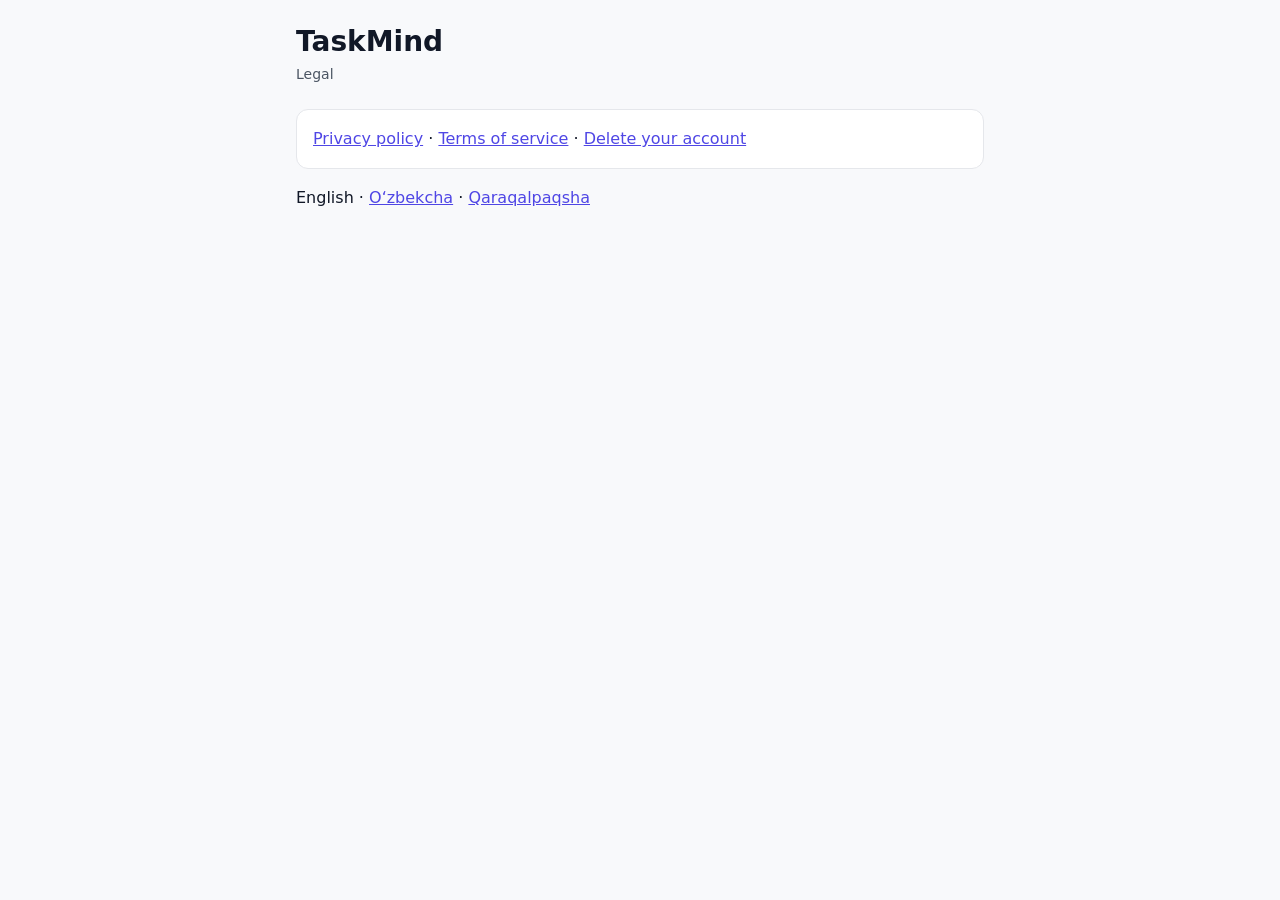
<file: index.html>
<!doctype html><html lang="en"><head><meta charset="utf-8"><meta name="viewport" content="width=device-width,initial-scale=1"><title>TaskMind</title><link rel="stylesheet" href="style.css"></head><body><main><h1>TaskMind</h1><p class="meta">Legal</p><div class="card"><a href="privacy.html">Privacy policy</a> · <a href="terms.html">Terms of service</a> · <a href="delete-account.html">Delete your account</a></div><p>English · <a href="uz/privacy.html">O‘zbekcha</a> · <a href="kaa/privacy.html">Qaraqalpaqsha</a></p></main></body></html>
</file>
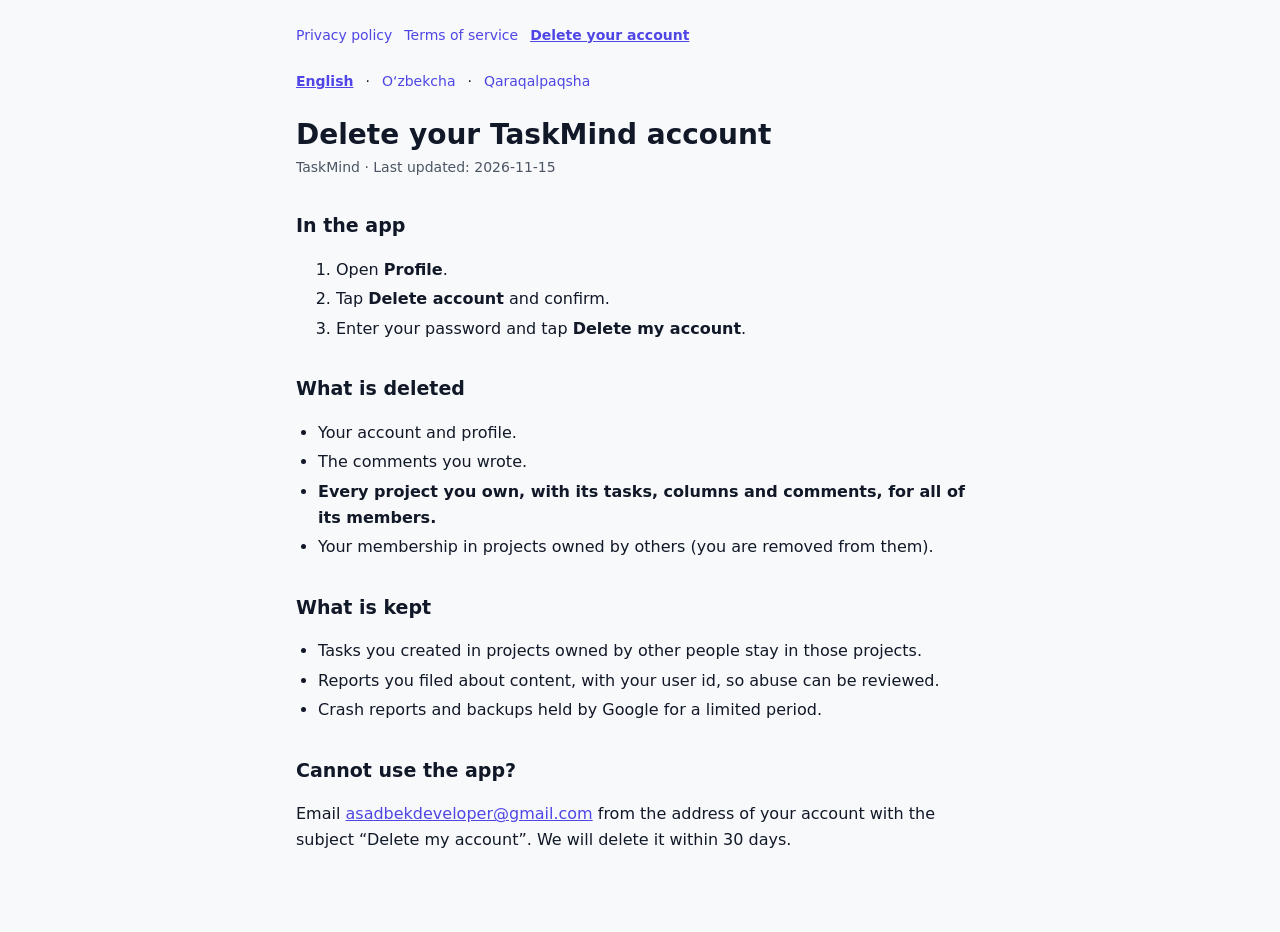
<file: delete-account.html>
<!doctype html>
<html lang="en"><head><meta charset="utf-8"><meta name="viewport" content="width=device-width,initial-scale=1">
<title>Delete your TaskMind account – TaskMind</title><link rel="stylesheet" href="style.css"></head>
<body><main><nav><a href='privacy.html'>Privacy policy</a><a href='terms.html'>Terms of service</a><a href='delete-account.html' aria-current='page'>Delete your account</a></nav><nav><a href='delete-account.html' aria-current='true'>English</a> · <a href='uz/delete-account.html'>O‘zbekcha</a> · <a href='kaa/delete-account.html'>Qaraqalpaqsha</a></nav>
<h1>Delete your TaskMind account</h1><p class="meta">TaskMind · Last updated: 2026-11-15</p><h2>In the app</h2><ol><li>Open <b>Profile</b>.</li><li>Tap <b>Delete account</b> and confirm.</li><li>Enter your password and tap <b>Delete my account</b>.</li></ol><h2>What is deleted</h2><ul><li>Your account and profile.</li><li>The comments you wrote.</li><li><b>Every project you own, with its tasks, columns and comments, for all of its members.</b></li><li>Your membership in projects owned by others (you are removed from them).</li></ul><h2>What is kept</h2><ul><li>Tasks you created in projects owned by other people stay in those projects.</li><li>Reports you filed about content, with your user id, so abuse can be reviewed.</li><li>Crash reports and backups held by Google for a limited period.</li></ul><h2>Cannot use the app?</h2><p>Email <a href='mailto:asadbekdeveloper@gmail.com'>asadbekdeveloper@gmail.com</a> from the address of your account with the subject “Delete my account”. We will delete it within 30 days.</p></main></body></html>
</file>
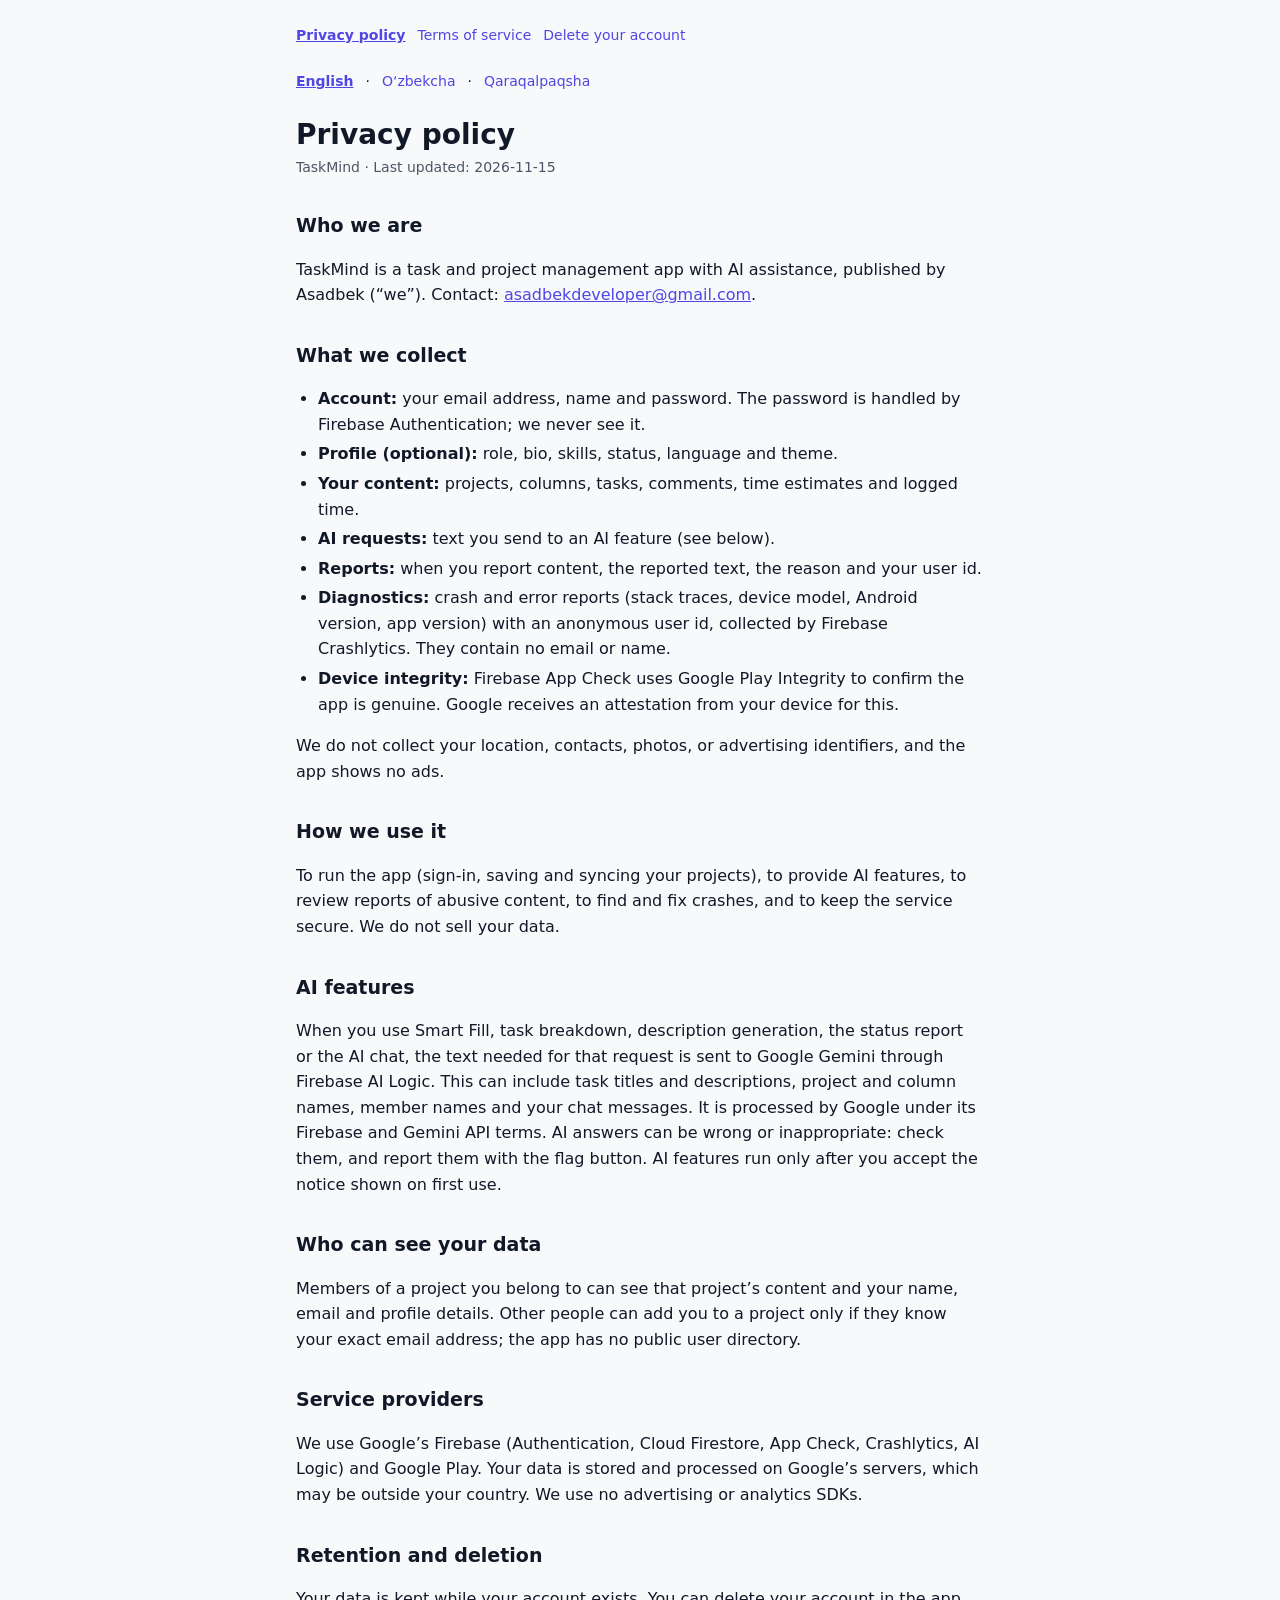
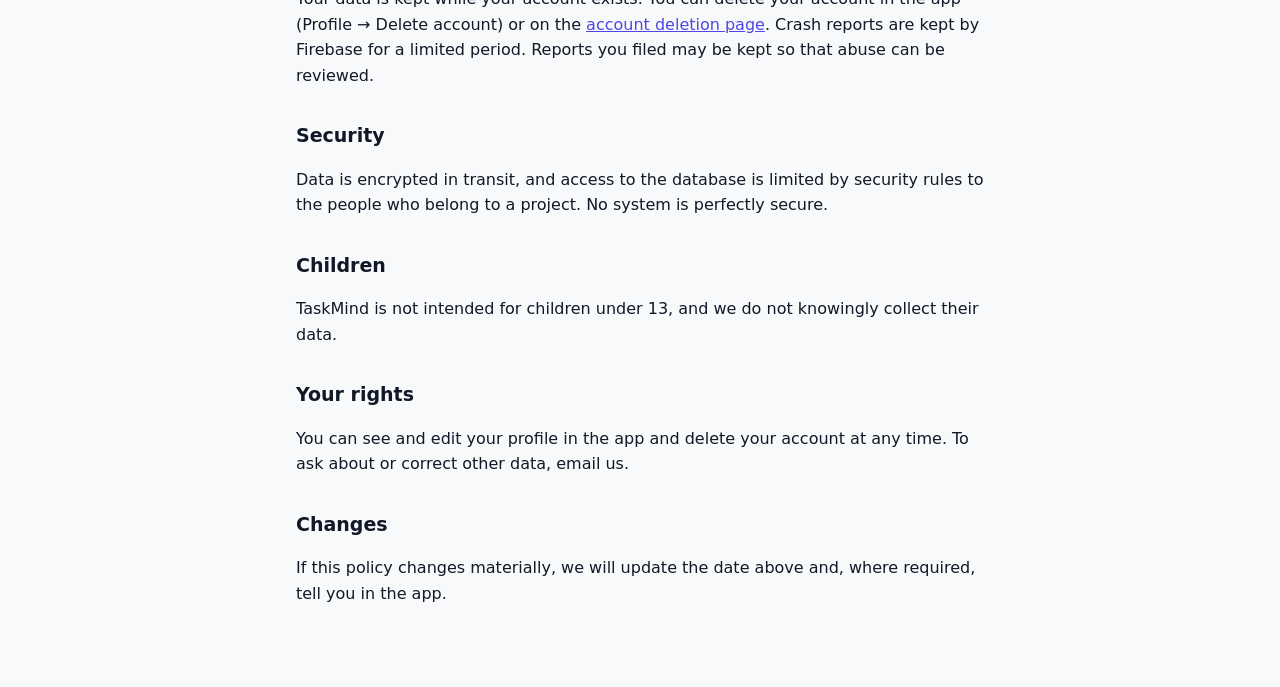
<file: privacy.html>
<!doctype html>
<html lang="en"><head><meta charset="utf-8"><meta name="viewport" content="width=device-width,initial-scale=1">
<title>Privacy policy – TaskMind</title><link rel="stylesheet" href="style.css"></head>
<body><main><nav><a href='privacy.html' aria-current='page'>Privacy policy</a><a href='terms.html'>Terms of service</a><a href='delete-account.html'>Delete your account</a></nav><nav><a href='privacy.html' aria-current='true'>English</a> · <a href='uz/privacy.html'>O‘zbekcha</a> · <a href='kaa/privacy.html'>Qaraqalpaqsha</a></nav>
<h1>Privacy policy</h1><p class="meta">TaskMind · Last updated: 2026-11-15</p><h2>Who we are</h2><p>TaskMind is a task and project management app with AI assistance, published by Asadbek (“we”). Contact: <a href='mailto:asadbekdeveloper@gmail.com'>asadbekdeveloper@gmail.com</a>.</p><h2>What we collect</h2><ul><li><b>Account:</b> your email address, name and password. The password is handled by Firebase Authentication; we never see it.</li><li><b>Profile (optional):</b> role, bio, skills, status, language and theme.</li><li><b>Your content:</b> projects, columns, tasks, comments, time estimates and logged time.</li><li><b>AI requests:</b> text you send to an AI feature (see below).</li><li><b>Reports:</b> when you report content, the reported text, the reason and your user id.</li><li><b>Diagnostics:</b> crash and error reports (stack traces, device model, Android version, app version) with an anonymous user id, collected by Firebase Crashlytics. They contain no email or name.</li><li><b>Device integrity:</b> Firebase App Check uses Google Play Integrity to confirm the app is genuine. Google receives an attestation from your device for this.</li></ul><p>We do not collect your location, contacts, photos, or advertising identifiers, and the app shows no ads.</p><h2>How we use it</h2><p>To run the app (sign-in, saving and syncing your projects), to provide AI features, to review reports of abusive content, to find and fix crashes, and to keep the service secure. We do not sell your data.</p><h2>AI features</h2><p>When you use Smart Fill, task breakdown, description generation, the status report or the AI chat, the text needed for that request is sent to Google Gemini through Firebase AI Logic. This can include task titles and descriptions, project and column names, member names and your chat messages. It is processed by Google under its Firebase and Gemini API terms. AI answers can be wrong or inappropriate: check them, and report them with the flag button. AI features run only after you accept the notice shown on first use.</p><h2>Who can see your data</h2><p>Members of a project you belong to can see that project’s content and your name, email and profile details. Other people can add you to a project only if they know your exact email address; the app has no public user directory.</p><h2>Service providers</h2><p>We use Google’s Firebase (Authentication, Cloud Firestore, App Check, Crashlytics, AI Logic) and Google Play. Your data is stored and processed on Google’s servers, which may be outside your country. We use no advertising or analytics SDKs.</p><h2>Retention and deletion</h2><p>Your data is kept while your account exists. You can delete your account in the app (Profile → Delete account) or on the <a href='delete-account.html'>account deletion page</a>. Crash reports are kept by Firebase for a limited period. Reports you filed may be kept so that abuse can be reviewed.</p><h2>Security</h2><p>Data is encrypted in transit, and access to the database is limited by security rules to the people who belong to a project. No system is perfectly secure.</p><h2>Children</h2><p>TaskMind is not intended for children under 13, and we do not knowingly collect their data.</p><h2>Your rights</h2><p>You can see and edit your profile in the app and delete your account at any time. To ask about or correct other data, email us.</p><h2>Changes</h2><p>If this policy changes materially, we will update the date above and, where required, tell you in the app.</p></main></body></html>
</file>
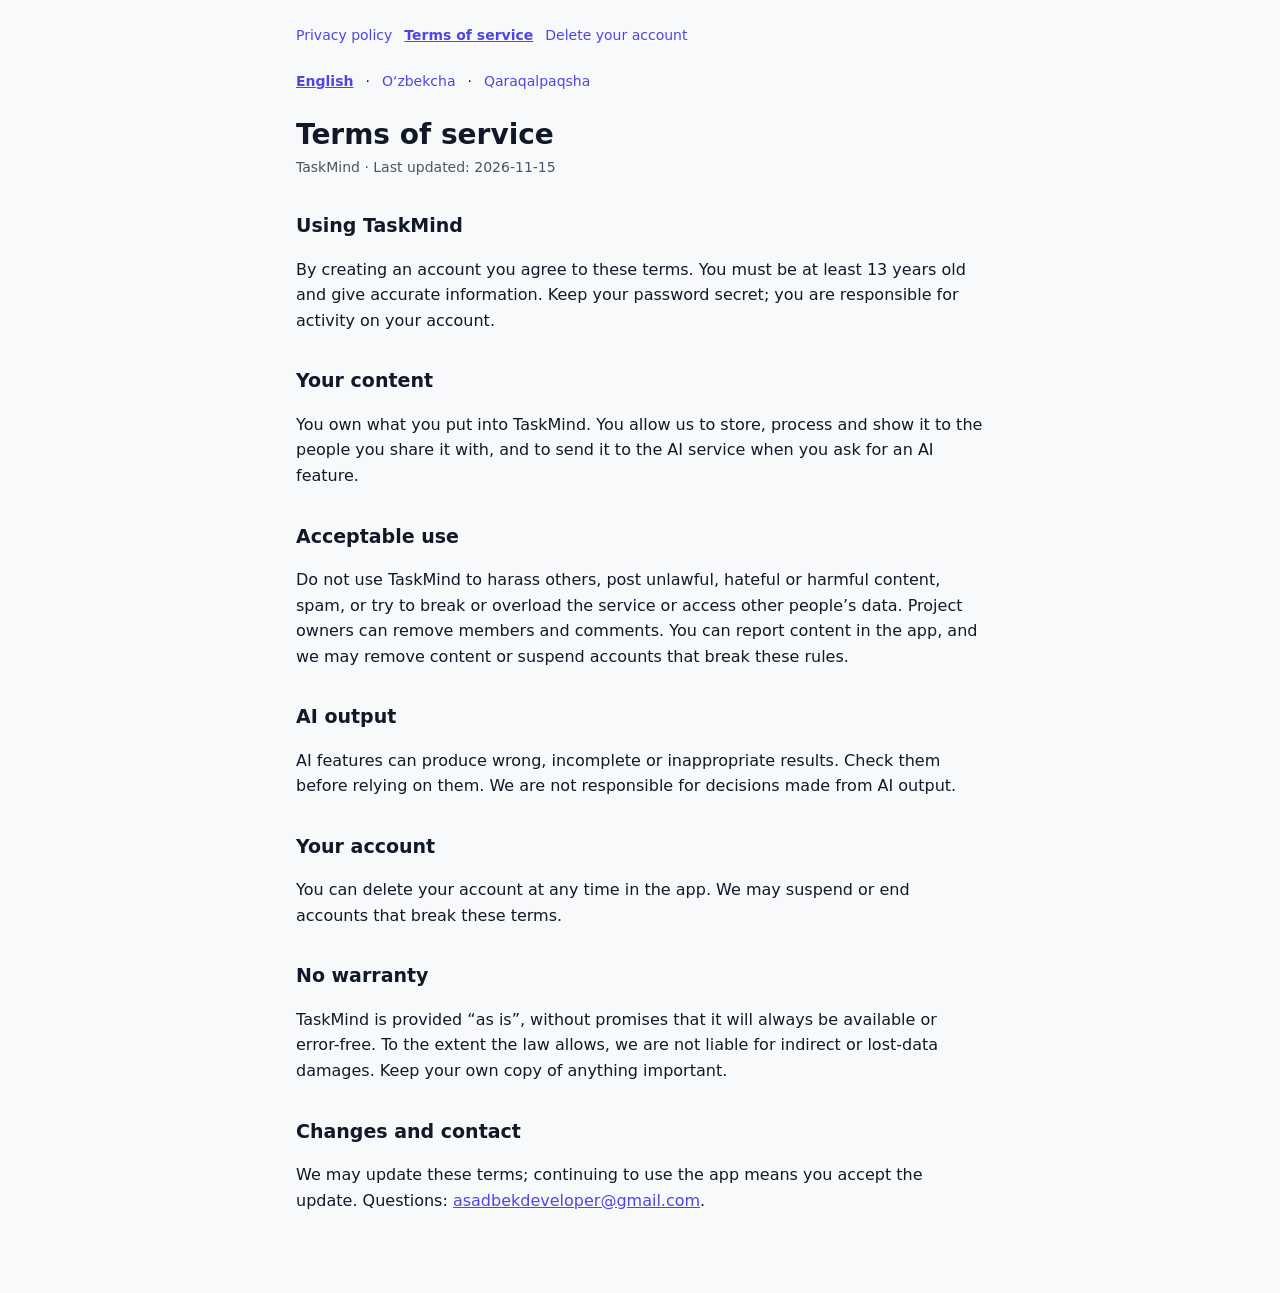
<file: terms.html>
<!doctype html>
<html lang="en"><head><meta charset="utf-8"><meta name="viewport" content="width=device-width,initial-scale=1">
<title>Terms of service – TaskMind</title><link rel="stylesheet" href="style.css"></head>
<body><main><nav><a href='privacy.html'>Privacy policy</a><a href='terms.html' aria-current='page'>Terms of service</a><a href='delete-account.html'>Delete your account</a></nav><nav><a href='terms.html' aria-current='true'>English</a> · <a href='uz/terms.html'>O‘zbekcha</a> · <a href='kaa/terms.html'>Qaraqalpaqsha</a></nav>
<h1>Terms of service</h1><p class="meta">TaskMind · Last updated: 2026-11-15</p><h2>Using TaskMind</h2><p>By creating an account you agree to these terms. You must be at least 13 years old and give accurate information. Keep your password secret; you are responsible for activity on your account.</p><h2>Your content</h2><p>You own what you put into TaskMind. You allow us to store, process and show it to the people you share it with, and to send it to the AI service when you ask for an AI feature.</p><h2>Acceptable use</h2><p>Do not use TaskMind to harass others, post unlawful, hateful or harmful content, spam, or try to break or overload the service or access other people’s data. Project owners can remove members and comments. You can report content in the app, and we may remove content or suspend accounts that break these rules.</p><h2>AI output</h2><p>AI features can produce wrong, incomplete or inappropriate results. Check them before relying on them. We are not responsible for decisions made from AI output.</p><h2>Your account</h2><p>You can delete your account at any time in the app. We may suspend or end accounts that break these terms.</p><h2>No warranty</h2><p>TaskMind is provided “as is”, without promises that it will always be available or error-free. To the extent the law allows, we are not liable for indirect or lost-data damages. Keep your own copy of anything important.</p><h2>Changes and contact</h2><p>We may update these terms; continuing to use the app means you accept the update. Questions: <a href='mailto:asadbekdeveloper@gmail.com'>asadbekdeveloper@gmail.com</a>.</p></main></body></html>
</file>
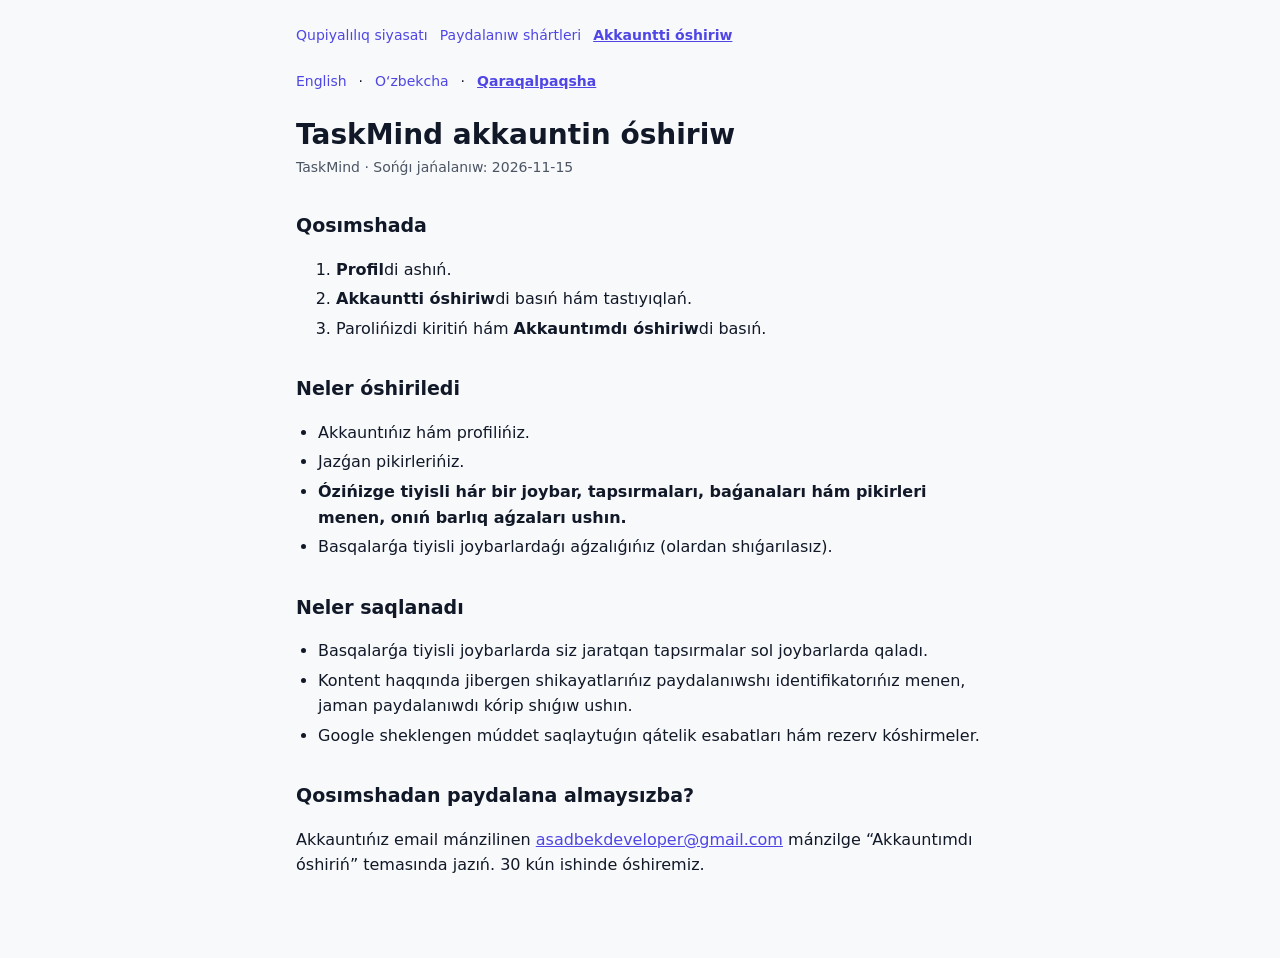
<file: kaa/delete-account.html>
<!doctype html>
<html lang="kaa"><head><meta charset="utf-8"><meta name="viewport" content="width=device-width,initial-scale=1">
<title>TaskMind akkauntin óshiriw – TaskMind</title><link rel="stylesheet" href="../style.css"></head>
<body><main><nav><a href='privacy.html'>Qupiyalılıq siyasatı</a><a href='terms.html'>Paydalanıw shártleri</a><a href='delete-account.html' aria-current='page'>Akkauntti óshiriw</a></nav><nav><a href='../delete-account.html'>English</a> · <a href='../uz/delete-account.html'>O‘zbekcha</a> · <a href='../kaa/delete-account.html' aria-current='true'>Qaraqalpaqsha</a></nav>
<h1>TaskMind akkauntin óshiriw</h1><p class="meta">TaskMind · Sońǵı jańalanıw: 2026-11-15</p><h2>Qosımshada</h2><ol><li><b>Profil</b>di ashıń.</li><li><b>Akkauntti óshiriw</b>di basıń hám tastıyıqlań.</li><li>Parolińizdi kiritiń hám <b>Akkauntımdı óshiriw</b>di basıń.</li></ol><h2>Neler óshiriledi</h2><ul><li>Akkauntıńız hám profilińiz.</li><li>Jazǵan pikirlerińiz.</li><li><b>Ózińizge tiyisli hár bir joybar, tapsırmaları, baǵanaları hám pikirleri menen, onıń barlıq aǵzaları ushın.</b></li><li>Basqalarǵa tiyisli joybarlardaǵı aǵzalıǵıńız (olardan shıǵarılasız).</li></ul><h2>Neler saqlanadı</h2><ul><li>Basqalarǵa tiyisli joybarlarda siz jaratqan tapsırmalar sol joybarlarda qaladı.</li><li>Kontent haqqında jibergen shikayatlarıńız paydalanıwshı identifikatorıńız menen, jaman paydalanıwdı kórip shıǵıw ushın.</li><li>Google sheklengen múddet saqlaytuǵın qátelik esabatları hám rezerv kóshirmeler.</li></ul><h2>Qosımshadan paydalana almaysızba?</h2><p>Akkauntıńız email mánzilinen <a href='mailto:asadbekdeveloper@gmail.com'>asadbekdeveloper@gmail.com</a> mánzilge “Akkauntımdı óshiriń” temasında jazıń. 30 kún ishinde óshiremiz.</p></main></body></html>
</file>
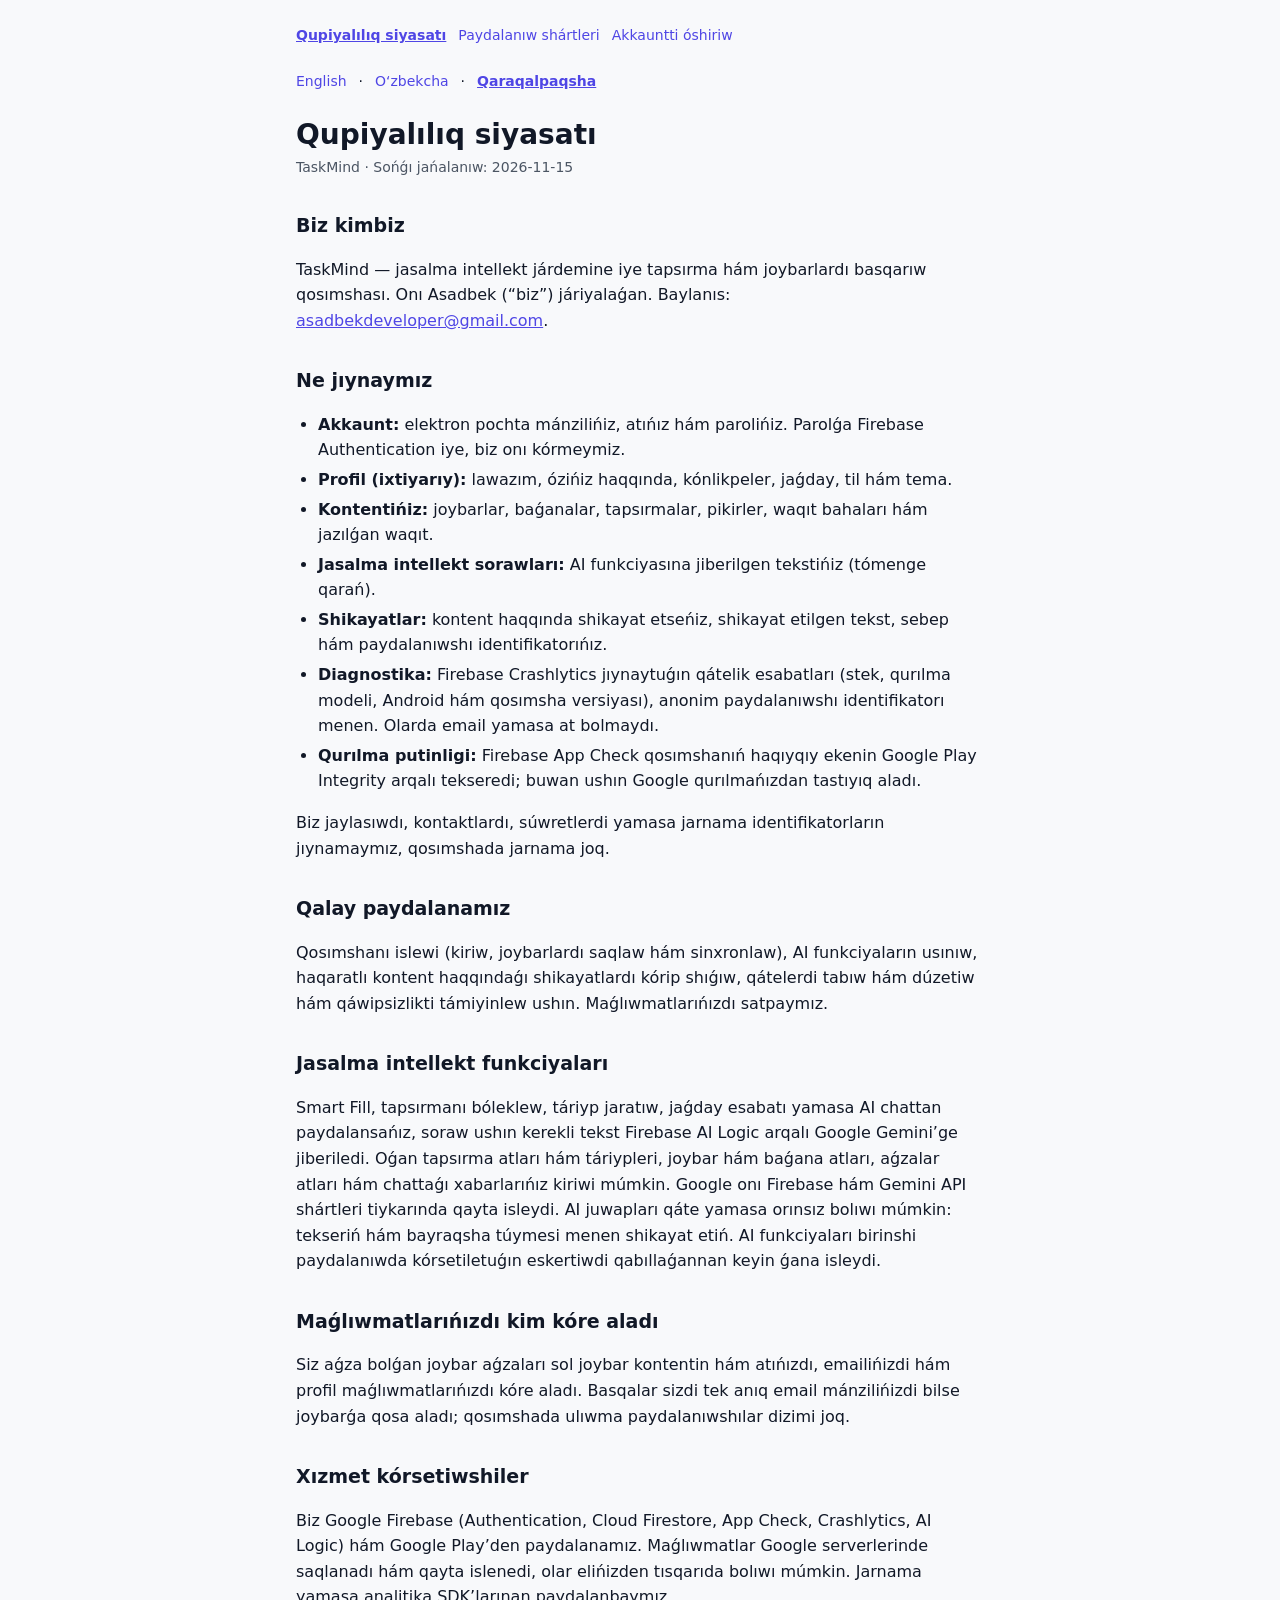
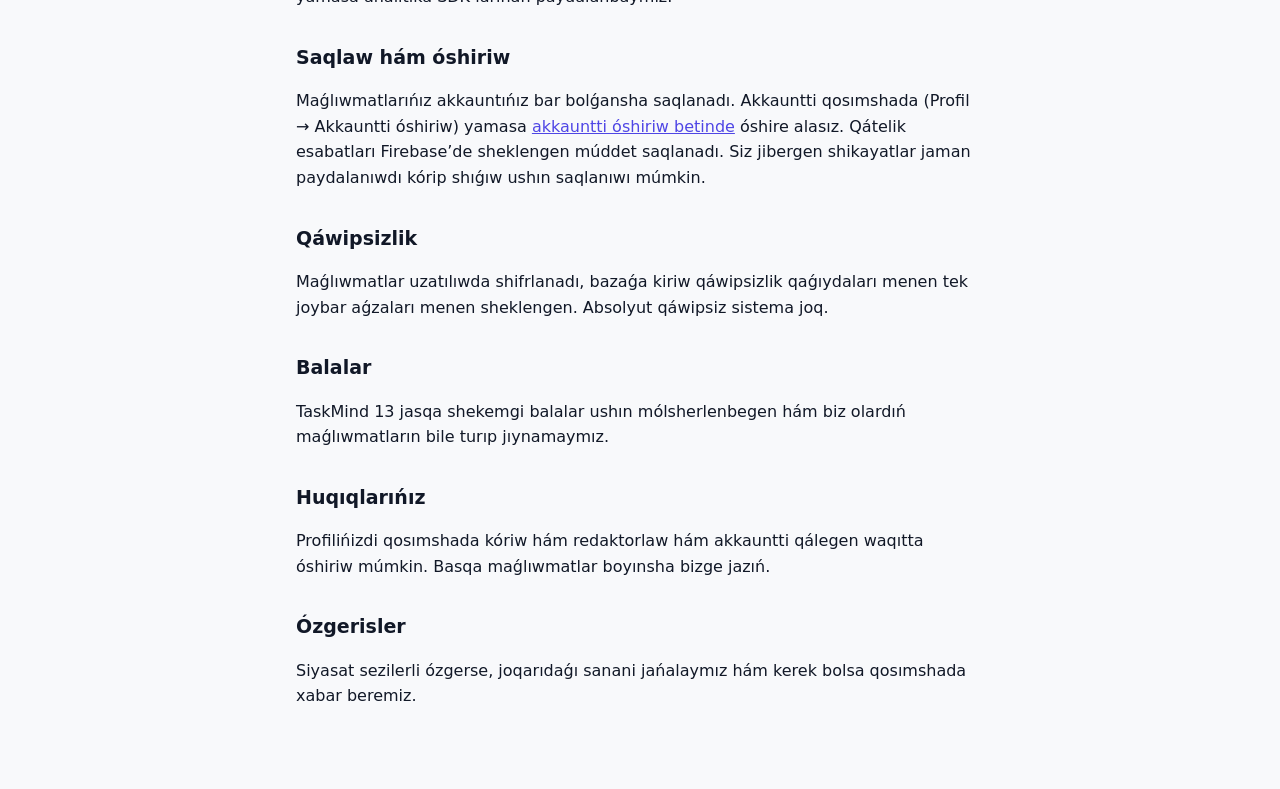
<file: kaa/privacy.html>
<!doctype html>
<html lang="kaa"><head><meta charset="utf-8"><meta name="viewport" content="width=device-width,initial-scale=1">
<title>Qupiyalılıq siyasatı – TaskMind</title><link rel="stylesheet" href="../style.css"></head>
<body><main><nav><a href='privacy.html' aria-current='page'>Qupiyalılıq siyasatı</a><a href='terms.html'>Paydalanıw shártleri</a><a href='delete-account.html'>Akkauntti óshiriw</a></nav><nav><a href='../privacy.html'>English</a> · <a href='../uz/privacy.html'>O‘zbekcha</a> · <a href='../kaa/privacy.html' aria-current='true'>Qaraqalpaqsha</a></nav>
<h1>Qupiyalılıq siyasatı</h1><p class="meta">TaskMind · Sońǵı jańalanıw: 2026-11-15</p><h2>Biz kimbiz</h2><p>TaskMind — jasalma intellekt járdemine iye tapsırma hám joybarlardı basqarıw qosımshası. Onı Asadbek (“biz”) járiyalaǵan. Baylanıs: <a href='mailto:asadbekdeveloper@gmail.com'>asadbekdeveloper@gmail.com</a>.</p><h2>Ne jıynaymız</h2><ul><li><b>Akkaunt:</b> elektron pochta mánzilińiz, atıńız hám parolińiz. Parolǵa Firebase Authentication iye, biz onı kórmeymiz.</li><li><b>Profil (ixtiyarıy):</b> lawazım, ózińiz haqqında, kónlikpeler, jaǵday, til hám tema.</li><li><b>Kontentińiz:</b> joybarlar, baǵanalar, tapsırmalar, pikirler, waqıt bahaları hám jazılǵan waqıt.</li><li><b>Jasalma intellekt sorawları:</b> AI funkciyasına jiberilgen tekstińiz (tómenge qarań).</li><li><b>Shikayatlar:</b> kontent haqqında shikayat etseńiz, shikayat etilgen tekst, sebep hám paydalanıwshı identifikatorıńız.</li><li><b>Diagnostika:</b> Firebase Crashlytics jıynaytuǵın qátelik esabatları (stek, qurılma modeli, Android hám qosımsha versiyası), anonim paydalanıwshı identifikatorı menen. Olarda email yamasa at bolmaydı.</li><li><b>Qurılma putinligi:</b> Firebase App Check qosımshanıń haqıyqıy ekenin Google Play Integrity arqalı tekseredi; buwan ushın Google qurılmańızdan tastıyıq aladı.</li></ul><p>Biz jaylasıwdı, kontaktlardı, súwretlerdi yamasa jarnama identifikatorların jıynamaymız, qosımshada jarnama joq.</p><h2>Qalay paydalanamız</h2><p>Qosımshanı islewi (kiriw, joybarlardı saqlaw hám sinxronlaw), AI funkciyaların usınıw, haqaratlı kontent haqqındaǵı shikayatlardı kórip shıǵıw, qátelerdi tabıw hám dúzetiw hám qáwipsizlikti támiyinlew ushın. Maǵlıwmatlarıńızdı satpaymız.</p><h2>Jasalma intellekt funkciyaları</h2><p>Smart Fill, tapsırmanı bóleklew, táriyp jaratıw, jaǵday esabatı yamasa AI chattan paydalansańız, soraw ushın kerekli tekst Firebase AI Logic arqalı Google Gemini’ge jiberiledi. Oǵan tapsırma atları hám táriypleri, joybar hám baǵana atları, aǵzalar atları hám chattaǵı xabarlarıńız kiriwi múmkin. Google onı Firebase hám Gemini API shártleri tiykarında qayta isleydi. AI juwapları qáte yamasa orınsız bolıwı múmkin: tekseriń hám bayraqsha túymesi menen shikayat etiń. AI funkciyaları birinshi paydalanıwda kórsetiletuǵın eskertiwdi qabıllaǵannan keyin ǵana isleydi.</p><h2>Maǵlıwmatlarıńızdı kim kóre aladı</h2><p>Siz aǵza bolǵan joybar aǵzaları sol joybar kontentin hám atıńızdı, emailińizdi hám profil maǵlıwmatlarıńızdı kóre aladı. Basqalar sizdi tek anıq email mánzilińizdi bilse joybarǵa qosa aladı; qosımshada ulıwma paydalanıwshılar dizimi joq.</p><h2>Xızmet kórsetiwshiler</h2><p>Biz Google Firebase (Authentication, Cloud Firestore, App Check, Crashlytics, AI Logic) hám Google Play’den paydalanamız. Maǵlıwmatlar Google serverlerinde saqlanadı hám qayta islenedi, olar elińizden tısqarıda bolıwı múmkin. Jarnama yamasa analitika SDK’larınan paydalanbaymız.</p><h2>Saqlaw hám óshiriw</h2><p>Maǵlıwmatlarıńız akkauntıńız bar bolǵansha saqlanadı. Akkauntti qosımshada (Profil → Akkauntti óshiriw) yamasa <a href='delete-account.html'>akkauntti óshiriw betinde</a> óshire alasız. Qátelik esabatları Firebase’de sheklengen múddet saqlanadı. Siz jibergen shikayatlar jaman paydalanıwdı kórip shıǵıw ushın saqlanıwı múmkin.</p><h2>Qáwipsizlik</h2><p>Maǵlıwmatlar uzatılıwda shifrlanadı, bazaǵa kiriw qáwipsizlik qaǵıydaları menen tek joybar aǵzaları menen sheklengen. Absolyut qáwipsiz sistema joq.</p><h2>Balalar</h2><p>TaskMind 13 jasqa shekemgi balalar ushın mólsherlenbegen hám biz olardıń maǵlıwmatların bile turıp jıynamaymız.</p><h2>Huqıqlarıńız</h2><p>Profilińizdi qosımshada kóriw hám redaktorlaw hám akkauntti qálegen waqıtta óshiriw múmkin. Basqa maǵlıwmatlar boyınsha bizge jazıń.</p><h2>Ózgerisler</h2><p>Siyasat sezilerli ózgerse, joqarıdaǵı sanani jańalaymız hám kerek bolsa qosımshada xabar beremiz.</p></main></body></html>
</file>
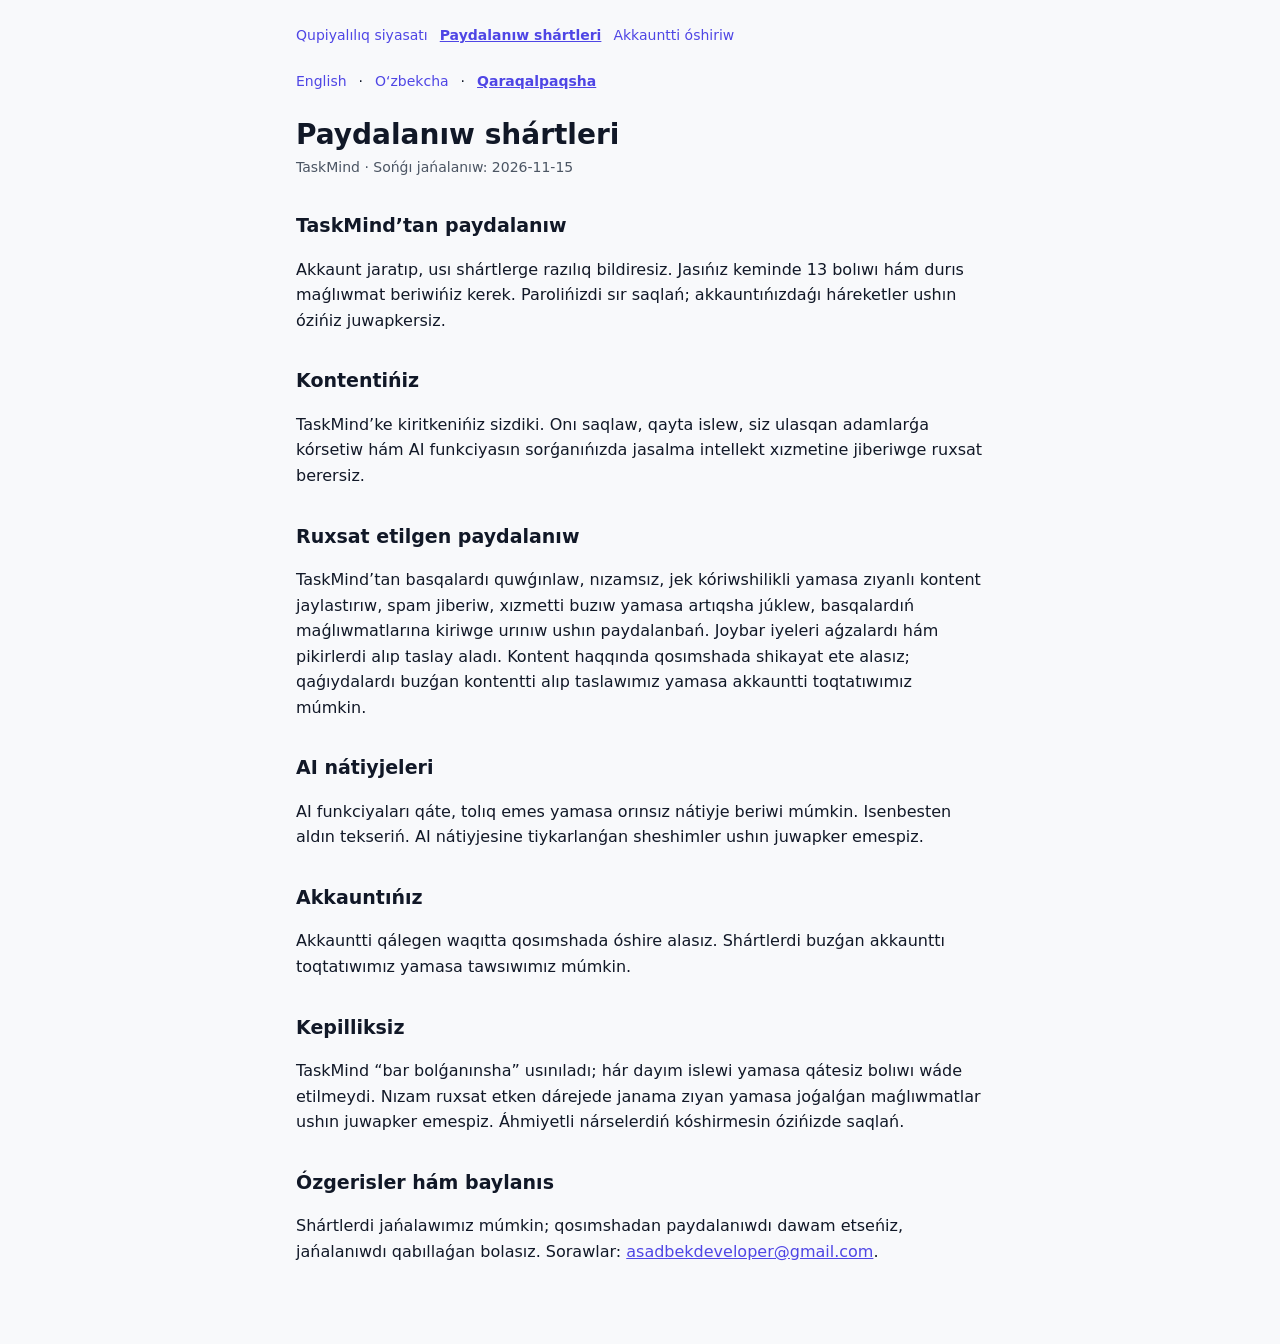
<file: kaa/terms.html>
<!doctype html>
<html lang="kaa"><head><meta charset="utf-8"><meta name="viewport" content="width=device-width,initial-scale=1">
<title>Paydalanıw shártleri – TaskMind</title><link rel="stylesheet" href="../style.css"></head>
<body><main><nav><a href='privacy.html'>Qupiyalılıq siyasatı</a><a href='terms.html' aria-current='page'>Paydalanıw shártleri</a><a href='delete-account.html'>Akkauntti óshiriw</a></nav><nav><a href='../terms.html'>English</a> · <a href='../uz/terms.html'>O‘zbekcha</a> · <a href='../kaa/terms.html' aria-current='true'>Qaraqalpaqsha</a></nav>
<h1>Paydalanıw shártleri</h1><p class="meta">TaskMind · Sońǵı jańalanıw: 2026-11-15</p><h2>TaskMind’tan paydalanıw</h2><p>Akkaunt jaratıp, usı shártlerge razılıq bildiresiz. Jasıńız keminde 13 bolıwı hám durıs maǵlıwmat beriwińiz kerek. Parolińizdi sır saqlań; akkauntıńızdaǵı háreketler ushın ózińiz juwapkersiz.</p><h2>Kontentińiz</h2><p>TaskMind’ke kiritkenińiz sizdiki. Onı saqlaw, qayta islew, siz ulasqan adamlarǵa kórsetiw hám AI funkciyasın sorǵanıńızda jasalma intellekt xızmetine jiberiwge ruxsat berersiz.</p><h2>Ruxsat etilgen paydalanıw</h2><p>TaskMind’tan basqalardı quwǵınlaw, nızamsız, jek kóriwshilikli yamasa zıyanlı kontent jaylastırıw, spam jiberiw, xızmetti buzıw yamasa artıqsha júklew, basqalardıń maǵlıwmatlarına kiriwge urınıw ushın paydalanbań. Joybar iyeleri aǵzalardı hám pikirlerdi alıp taslay aladı. Kontent haqqında qosımshada shikayat ete alasız; qaǵıydalardı buzǵan kontentti alıp taslawımız yamasa akkauntti toqtatıwımız múmkin.</p><h2>AI nátiyjeleri</h2><p>AI funkciyaları qáte, tolıq emes yamasa orınsız nátiyje beriwi múmkin. Isenbesten aldın tekseriń. AI nátiyjesine tiykarlanǵan sheshimler ushın juwapker emespiz.</p><h2>Akkauntıńız</h2><p>Akkauntti qálegen waqıtta qosımshada óshire alasız. Shártlerdi buzǵan akkaunttı toqtatıwımız yamasa tawsıwımız múmkin.</p><h2>Kepilliksiz</h2><p>TaskMind “bar bolǵanınsha” usınıladı; hár dayım islewi yamasa qátesiz bolıwı wáde etilmeydi. Nızam ruxsat etken dárejede janama zıyan yamasa joǵalǵan maǵlıwmatlar ushın juwapker emespiz. Áhmiyetli nárselerdiń kóshirmesin ózińizde saqlań.</p><h2>Ózgerisler hám baylanıs</h2><p>Shártlerdi jańalawımız múmkin; qosımshadan paydalanıwdı dawam etseńiz, jańalanıwdı qabıllaǵan bolasız. Sorawlar: <a href='mailto:asadbekdeveloper@gmail.com'>asadbekdeveloper@gmail.com</a>.</p></main></body></html>
</file>
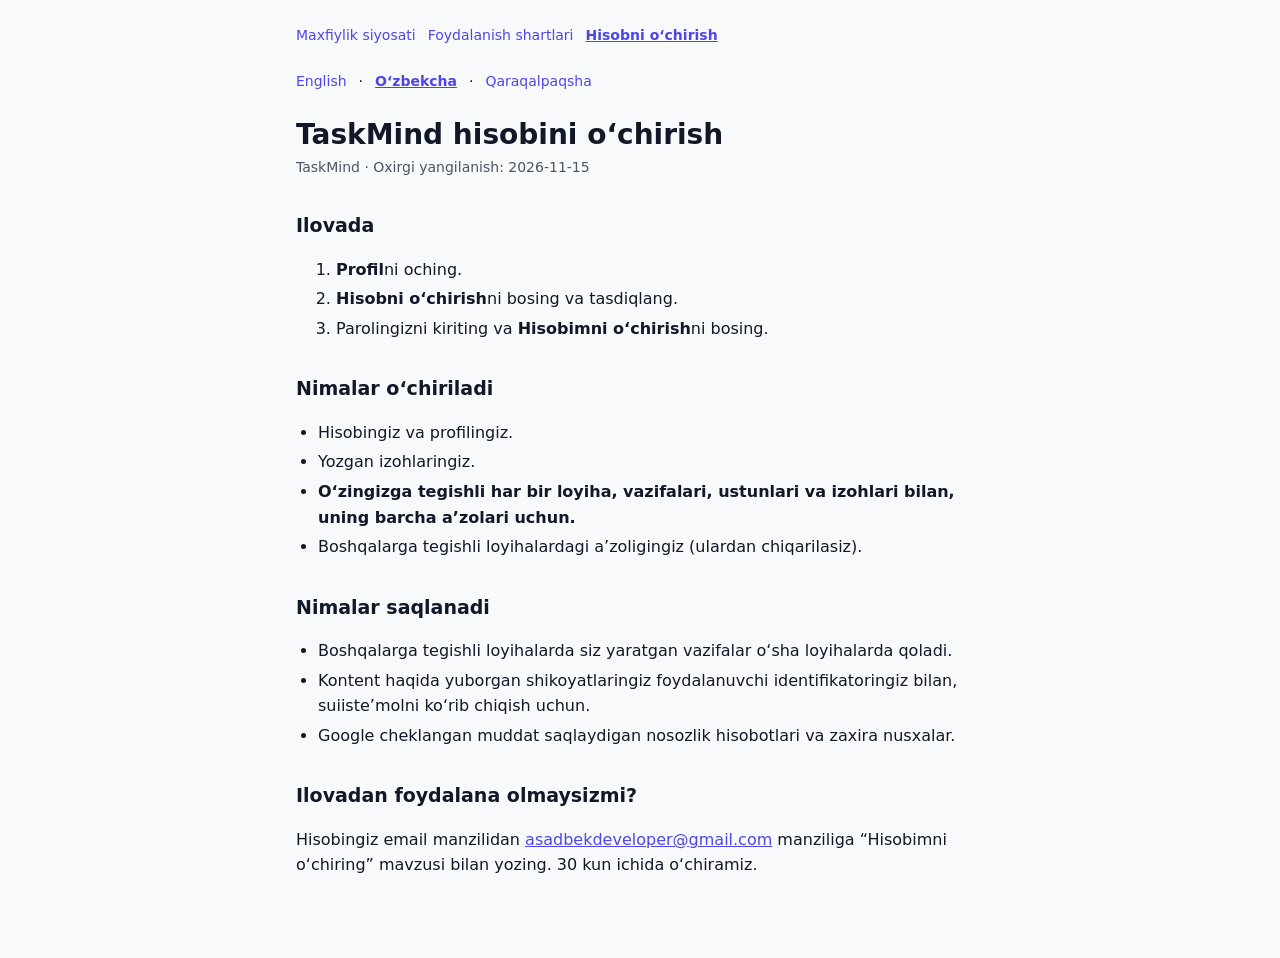
<file: uz/delete-account.html>
<!doctype html>
<html lang="uz"><head><meta charset="utf-8"><meta name="viewport" content="width=device-width,initial-scale=1">
<title>TaskMind hisobini o‘chirish – TaskMind</title><link rel="stylesheet" href="../style.css"></head>
<body><main><nav><a href='privacy.html'>Maxfiylik siyosati</a><a href='terms.html'>Foydalanish shartlari</a><a href='delete-account.html' aria-current='page'>Hisobni o‘chirish</a></nav><nav><a href='../delete-account.html'>English</a> · <a href='../uz/delete-account.html' aria-current='true'>O‘zbekcha</a> · <a href='../kaa/delete-account.html'>Qaraqalpaqsha</a></nav>
<h1>TaskMind hisobini o‘chirish</h1><p class="meta">TaskMind · Oxirgi yangilanish: 2026-11-15</p><h2>Ilovada</h2><ol><li><b>Profil</b>ni oching.</li><li><b>Hisobni o‘chirish</b>ni bosing va tasdiqlang.</li><li>Parolingizni kiriting va <b>Hisobimni o‘chirish</b>ni bosing.</li></ol><h2>Nimalar o‘chiriladi</h2><ul><li>Hisobingiz va profilingiz.</li><li>Yozgan izohlaringiz.</li><li><b>O‘zingizga tegishli har bir loyiha, vazifalari, ustunlari va izohlari bilan, uning barcha a’zolari uchun.</b></li><li>Boshqalarga tegishli loyihalardagi a’zoligingiz (ulardan chiqarilasiz).</li></ul><h2>Nimalar saqlanadi</h2><ul><li>Boshqalarga tegishli loyihalarda siz yaratgan vazifalar o‘sha loyihalarda qoladi.</li><li>Kontent haqida yuborgan shikoyatlaringiz foydalanuvchi identifikatoringiz bilan, suiiste’molni ko‘rib chiqish uchun.</li><li>Google cheklangan muddat saqlaydigan nosozlik hisobotlari va zaxira nusxalar.</li></ul><h2>Ilovadan foydalana olmaysizmi?</h2><p>Hisobingiz email manzilidan <a href='mailto:asadbekdeveloper@gmail.com'>asadbekdeveloper@gmail.com</a> manziliga “Hisobimni o‘chiring” mavzusi bilan yozing. 30 kun ichida o‘chiramiz.</p></main></body></html>
</file>
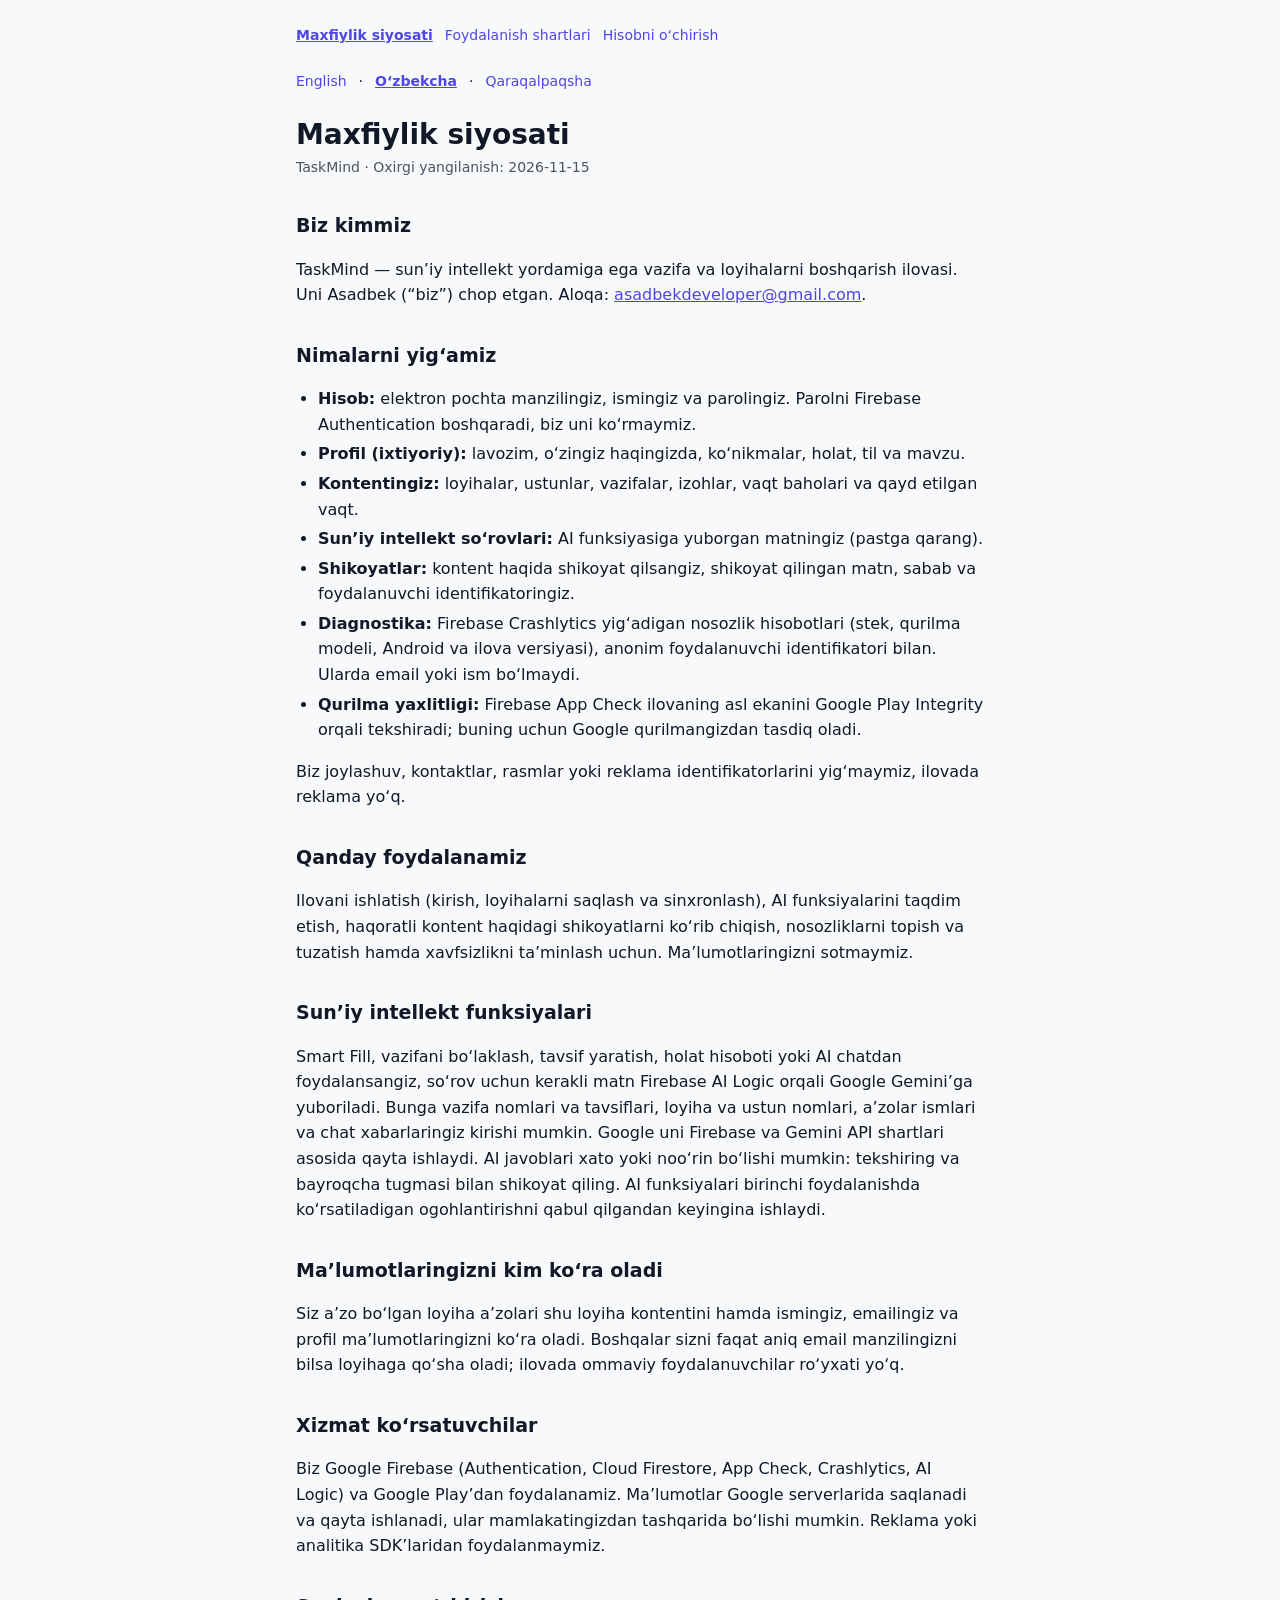
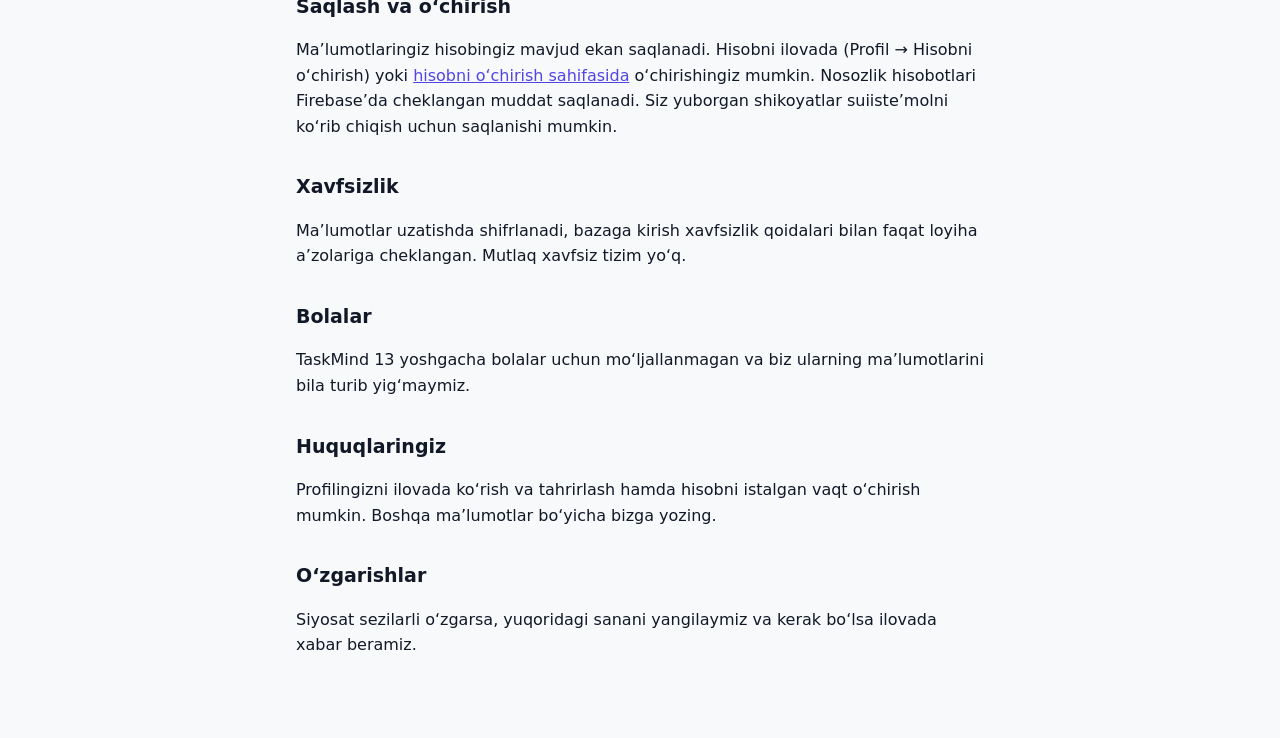
<file: uz/privacy.html>
<!doctype html>
<html lang="uz"><head><meta charset="utf-8"><meta name="viewport" content="width=device-width,initial-scale=1">
<title>Maxfiylik siyosati – TaskMind</title><link rel="stylesheet" href="../style.css"></head>
<body><main><nav><a href='privacy.html' aria-current='page'>Maxfiylik siyosati</a><a href='terms.html'>Foydalanish shartlari</a><a href='delete-account.html'>Hisobni o‘chirish</a></nav><nav><a href='../privacy.html'>English</a> · <a href='../uz/privacy.html' aria-current='true'>O‘zbekcha</a> · <a href='../kaa/privacy.html'>Qaraqalpaqsha</a></nav>
<h1>Maxfiylik siyosati</h1><p class="meta">TaskMind · Oxirgi yangilanish: 2026-11-15</p><h2>Biz kimmiz</h2><p>TaskMind — sun’iy intellekt yordamiga ega vazifa va loyihalarni boshqarish ilovasi. Uni Asadbek (“biz”) chop etgan. Aloqa: <a href='mailto:asadbekdeveloper@gmail.com'>asadbekdeveloper@gmail.com</a>.</p><h2>Nimalarni yig‘amiz</h2><ul><li><b>Hisob:</b> elektron pochta manzilingiz, ismingiz va parolingiz. Parolni Firebase Authentication boshqaradi, biz uni ko‘rmaymiz.</li><li><b>Profil (ixtiyoriy):</b> lavozim, o‘zingiz haqingizda, ko‘nikmalar, holat, til va mavzu.</li><li><b>Kontentingiz:</b> loyihalar, ustunlar, vazifalar, izohlar, vaqt baholari va qayd etilgan vaqt.</li><li><b>Sun’iy intellekt so‘rovlari:</b> AI funksiyasiga yuborgan matningiz (pastga qarang).</li><li><b>Shikoyatlar:</b> kontent haqida shikoyat qilsangiz, shikoyat qilingan matn, sabab va foydalanuvchi identifikatoringiz.</li><li><b>Diagnostika:</b> Firebase Crashlytics yig‘adigan nosozlik hisobotlari (stek, qurilma modeli, Android va ilova versiyasi), anonim foydalanuvchi identifikatori bilan. Ularda email yoki ism bo‘lmaydi.</li><li><b>Qurilma yaxlitligi:</b> Firebase App Check ilovaning asl ekanini Google Play Integrity orqali tekshiradi; buning uchun Google qurilmangizdan tasdiq oladi.</li></ul><p>Biz joylashuv, kontaktlar, rasmlar yoki reklama identifikatorlarini yig‘maymiz, ilovada reklama yo‘q.</p><h2>Qanday foydalanamiz</h2><p>Ilovani ishlatish (kirish, loyihalarni saqlash va sinxronlash), AI funksiyalarini taqdim etish, haqoratli kontent haqidagi shikoyatlarni ko‘rib chiqish, nosozliklarni topish va tuzatish hamda xavfsizlikni ta’minlash uchun. Ma’lumotlaringizni sotmaymiz.</p><h2>Sun’iy intellekt funksiyalari</h2><p>Smart Fill, vazifani bo‘laklash, tavsif yaratish, holat hisoboti yoki AI chatdan foydalansangiz, so‘rov uchun kerakli matn Firebase AI Logic orqali Google Gemini’ga yuboriladi. Bunga vazifa nomlari va tavsiflari, loyiha va ustun nomlari, a’zolar ismlari va chat xabarlaringiz kirishi mumkin. Google uni Firebase va Gemini API shartlari asosida qayta ishlaydi. AI javoblari xato yoki noo‘rin bo‘lishi mumkin: tekshiring va bayroqcha tugmasi bilan shikoyat qiling. AI funksiyalari birinchi foydalanishda ko‘rsatiladigan ogohlantirishni qabul qilgandan keyingina ishlaydi.</p><h2>Ma’lumotlaringizni kim ko‘ra oladi</h2><p>Siz a’zo bo‘lgan loyiha a’zolari shu loyiha kontentini hamda ismingiz, emailingiz va profil ma’lumotlaringizni ko‘ra oladi. Boshqalar sizni faqat aniq email manzilingizni bilsa loyihaga qo‘sha oladi; ilovada ommaviy foydalanuvchilar ro‘yxati yo‘q.</p><h2>Xizmat ko‘rsatuvchilar</h2><p>Biz Google Firebase (Authentication, Cloud Firestore, App Check, Crashlytics, AI Logic) va Google Play’dan foydalanamiz. Ma’lumotlar Google serverlarida saqlanadi va qayta ishlanadi, ular mamlakatingizdan tashqarida bo‘lishi mumkin. Reklama yoki analitika SDK’laridan foydalanmaymiz.</p><h2>Saqlash va o‘chirish</h2><p>Ma’lumotlaringiz hisobingiz mavjud ekan saqlanadi. Hisobni ilovada (Profil → Hisobni o‘chirish) yoki <a href='delete-account.html'>hisobni o‘chirish sahifasida</a> o‘chirishingiz mumkin. Nosozlik hisobotlari Firebase’da cheklangan muddat saqlanadi. Siz yuborgan shikoyatlar suiiste’molni ko‘rib chiqish uchun saqlanishi mumkin.</p><h2>Xavfsizlik</h2><p>Ma’lumotlar uzatishda shifrlanadi, bazaga kirish xavfsizlik qoidalari bilan faqat loyiha a’zolariga cheklangan. Mutlaq xavfsiz tizim yo‘q.</p><h2>Bolalar</h2><p>TaskMind 13 yoshgacha bolalar uchun mo‘ljallanmagan va biz ularning ma’lumotlarini bila turib yig‘maymiz.</p><h2>Huquqlaringiz</h2><p>Profilingizni ilovada ko‘rish va tahrirlash hamda hisobni istalgan vaqt o‘chirish mumkin. Boshqa ma’lumotlar bo‘yicha bizga yozing.</p><h2>O‘zgarishlar</h2><p>Siyosat sezilarli o‘zgarsa, yuqoridagi sanani yangilaymiz va kerak bo‘lsa ilovada xabar beramiz.</p></main></body></html>
</file>
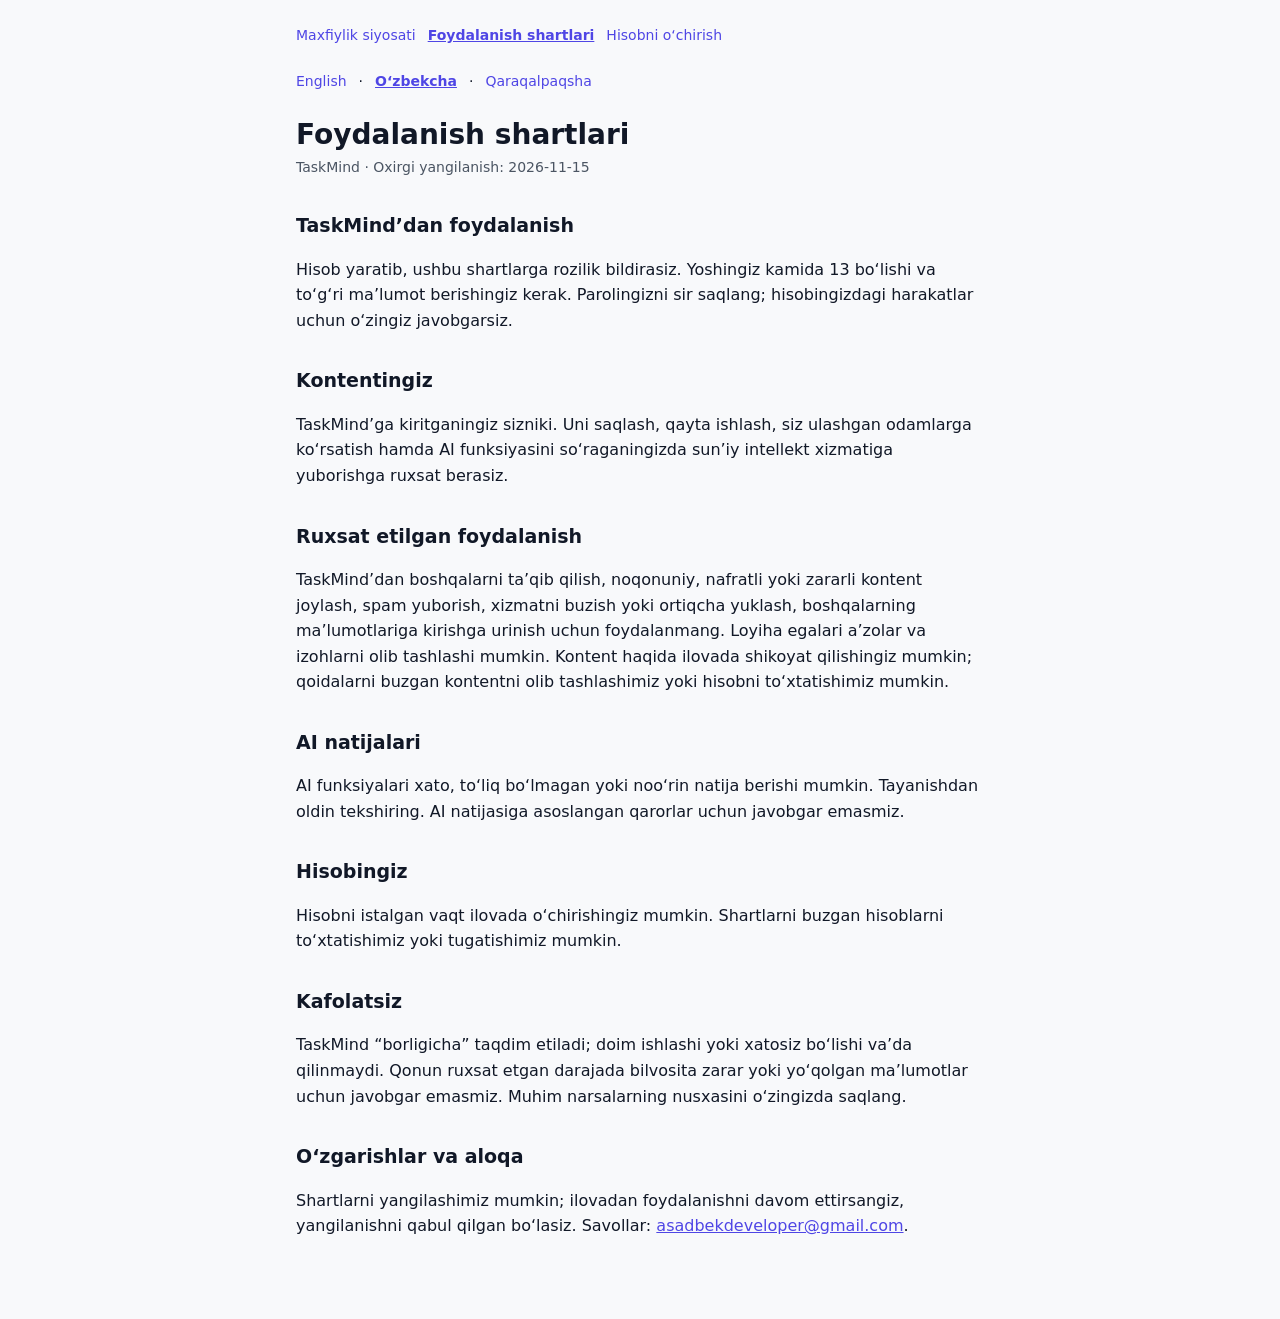
<file: uz/terms.html>
<!doctype html>
<html lang="uz"><head><meta charset="utf-8"><meta name="viewport" content="width=device-width,initial-scale=1">
<title>Foydalanish shartlari – TaskMind</title><link rel="stylesheet" href="../style.css"></head>
<body><main><nav><a href='privacy.html'>Maxfiylik siyosati</a><a href='terms.html' aria-current='page'>Foydalanish shartlari</a><a href='delete-account.html'>Hisobni o‘chirish</a></nav><nav><a href='../terms.html'>English</a> · <a href='../uz/terms.html' aria-current='true'>O‘zbekcha</a> · <a href='../kaa/terms.html'>Qaraqalpaqsha</a></nav>
<h1>Foydalanish shartlari</h1><p class="meta">TaskMind · Oxirgi yangilanish: 2026-11-15</p><h2>TaskMind’dan foydalanish</h2><p>Hisob yaratib, ushbu shartlarga rozilik bildirasiz. Yoshingiz kamida 13 bo‘lishi va to‘g‘ri ma’lumot berishingiz kerak. Parolingizni sir saqlang; hisobingizdagi harakatlar uchun o‘zingiz javobgarsiz.</p><h2>Kontentingiz</h2><p>TaskMind’ga kiritganingiz sizniki. Uni saqlash, qayta ishlash, siz ulashgan odamlarga ko‘rsatish hamda AI funksiyasini so‘raganingizda sun’iy intellekt xizmatiga yuborishga ruxsat berasiz.</p><h2>Ruxsat etilgan foydalanish</h2><p>TaskMind’dan boshqalarni ta’qib qilish, noqonuniy, nafratli yoki zararli kontent joylash, spam yuborish, xizmatni buzish yoki ortiqcha yuklash, boshqalarning ma’lumotlariga kirishga urinish uchun foydalanmang. Loyiha egalari a’zolar va izohlarni olib tashlashi mumkin. Kontent haqida ilovada shikoyat qilishingiz mumkin; qoidalarni buzgan kontentni olib tashlashimiz yoki hisobni to‘xtatishimiz mumkin.</p><h2>AI natijalari</h2><p>AI funksiyalari xato, to‘liq bo‘lmagan yoki noo‘rin natija berishi mumkin. Tayanishdan oldin tekshiring. AI natijasiga asoslangan qarorlar uchun javobgar emasmiz.</p><h2>Hisobingiz</h2><p>Hisobni istalgan vaqt ilovada o‘chirishingiz mumkin. Shartlarni buzgan hisoblarni to‘xtatishimiz yoki tugatishimiz mumkin.</p><h2>Kafolatsiz</h2><p>TaskMind “borligicha” taqdim etiladi; doim ishlashi yoki xatosiz bo‘lishi va’da qilinmaydi. Qonun ruxsat etgan darajada bilvosita zarar yoki yo‘qolgan ma’lumotlar uchun javobgar emasmiz. Muhim narsalarning nusxasini o‘zingizda saqlang.</p><h2>O‘zgarishlar va aloqa</h2><p>Shartlarni yangilashimiz mumkin; ilovadan foydalanishni davom ettirsangiz, yangilanishni qabul qilgan bo‘lasiz. Savollar: <a href='mailto:asadbekdeveloper@gmail.com'>asadbekdeveloper@gmail.com</a>.</p></main></body></html>
</file>
<file: style.css>
:root{--bg:#f8f9fb;--fg:#111827;--muted:#4b5563;--accent:#4f46e5;--card:#fff;--line:#e5e7eb}
@media (prefers-color-scheme:dark){:root{--bg:#121212;--fg:#f3f4f6;--muted:#9ca3af;--accent:#a5b4fc;--card:#1c1c1e;--line:#2f2f33}}
*{box-sizing:border-box}body{margin:0;background:var(--bg);color:var(--fg);font:16px/1.6 system-ui,-apple-system,Segoe UI,Roboto,sans-serif}
main{max-width:720px;margin:0 auto;padding:24px 16px 64px}
nav{display:flex;gap:12px;flex-wrap:wrap;margin-bottom:24px;font-size:14px}
nav a{color:var(--accent);text-decoration:none}nav a[aria-current]{font-weight:700;text-decoration:underline}
h1{font-size:28px;line-height:1.25;margin:0 0 4px}h2{font-size:19px;margin:32px 0 8px}
.meta{color:var(--muted);font-size:14px;margin:0 0 24px}
ul{padding-left:22px}li{margin:4px 0}a{color:var(--accent)}
.card{background:var(--card);border:1px solid var(--line);border-radius:12px;padding:16px;margin:16px 0}
</file>
